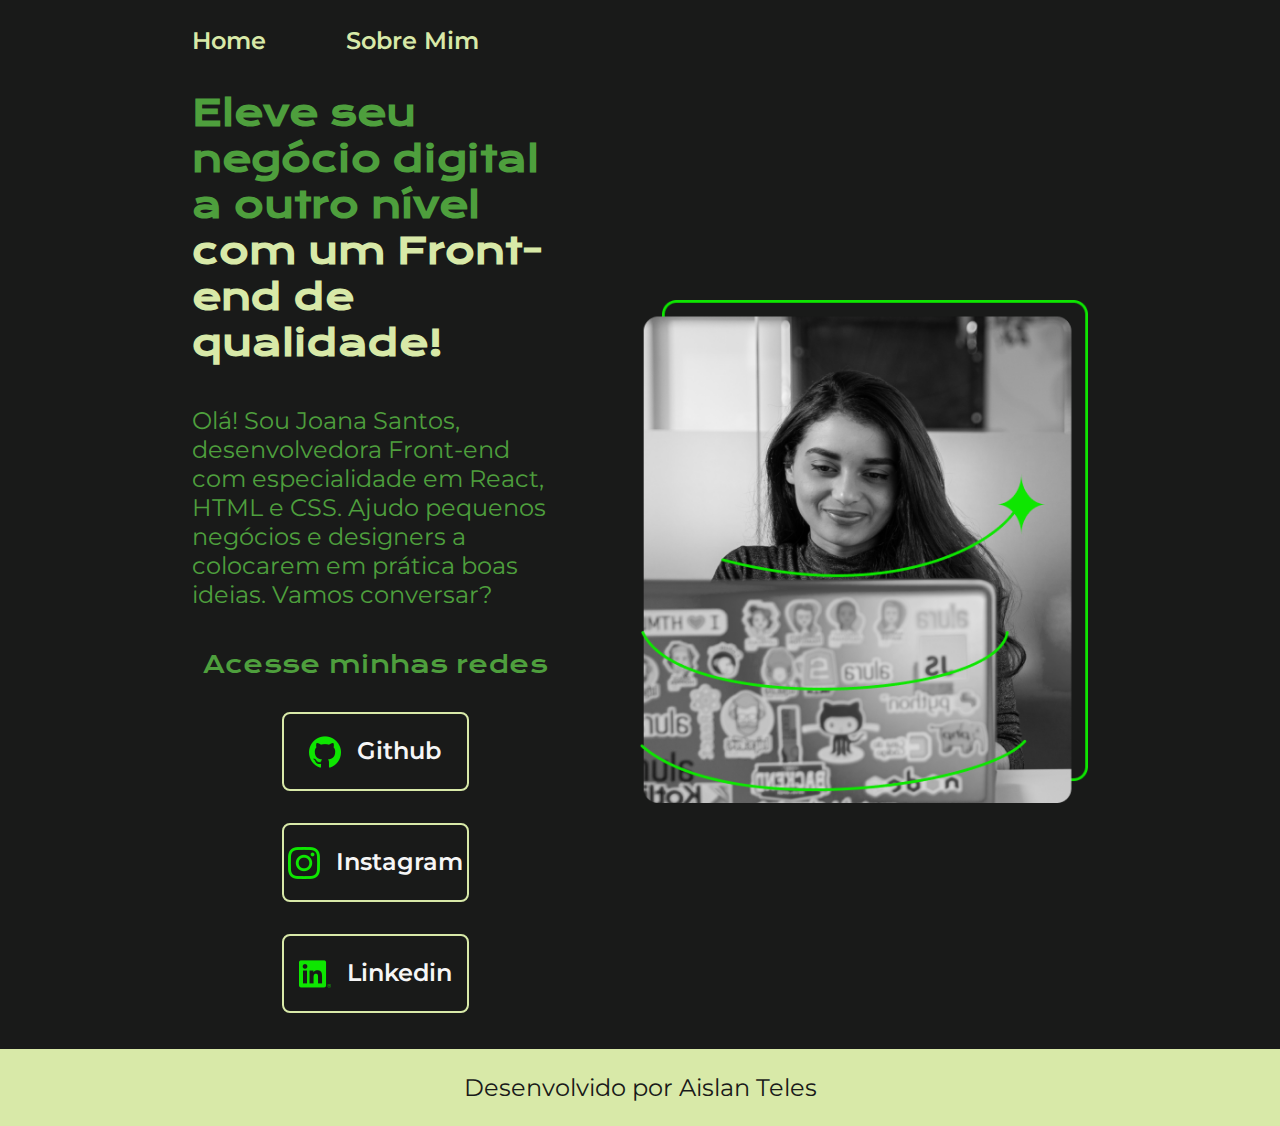
<file: index.html>
<!DOCTYPE html>
<html lang="pt-br">

<head>
    <meta charset="UTF-8">
    <meta http-equiv="X-UA-Compatible" content="IE-edge">
    <meta name="viewport" content="width=device-width, initial-scale=1.0">
    <title>Projeto</title>
    <link rel="stylesheet" type="text/css" href="styles/style.css">
</head>

<body>
    <header class="cabecalho">
        <nav class="cabecalho__menu">
            <a class="cabecalho__menu__link" href="index.html">Home</a>
            <a class="cabecalho__menu__link" href="about.html">Sobre Mim</a>
        </nav>
    </header>
    <main class="apresentacao">
        <section class="apresentacao__conteudo">
            <h1 class="apresentacao__conteudo__titulo">Eleve seu negócio digital a outro nível <strong
                    class="titulo-destaque"> com um Front-end de
                    qualidade!</strong></h1>
            <p class="apresentacao__conteudo__paragrafo">Olá! Sou Joana Santos, desenvolvedora Front-end com
                especialidade em React, HTML e CSS.
                Ajudo pequenos
                negócios e designers a colocarem em prática boas ideias. Vamos conversar?</p>
            <div class="apresentacao__links">
                <h2 class="apresentacao__links__subtitulo">Acesse minhas redes</h2>
                <a class="apresentacao__links__botao" href="https://github.com/">
                    <img class="apresentacao__imagem__link" src="img/github.png" alt="Imagem do ícone do Github">
                    Github
                </a>
                <a class="apresentacao__links__botao" href="https://www.instagram.com/">
                    <img class="apresentacao__imagem__link" src="img/instagram.png" alt="Imagem do ícone do Instagram">
                    Instagram
                </a>
                <a class="apresentacao__links__botao" href="https://br.linkedin.com/">
                    <img class="apresentacao__imagem__link" src="img/linkedin.png" alt="Imagem do ícone do Linkedin">
                    Linkedin
                </a>
            </div>
        </section>
        <img class="apresentacao__imagem" src="img/moça no laptop (verde).png" alt="foto da Joana programando">
    </main>
    <footer class="rodape">
        <p>Desenvolvido por Aislan Teles</p>
    </footer>
</body>

</html>
</file>
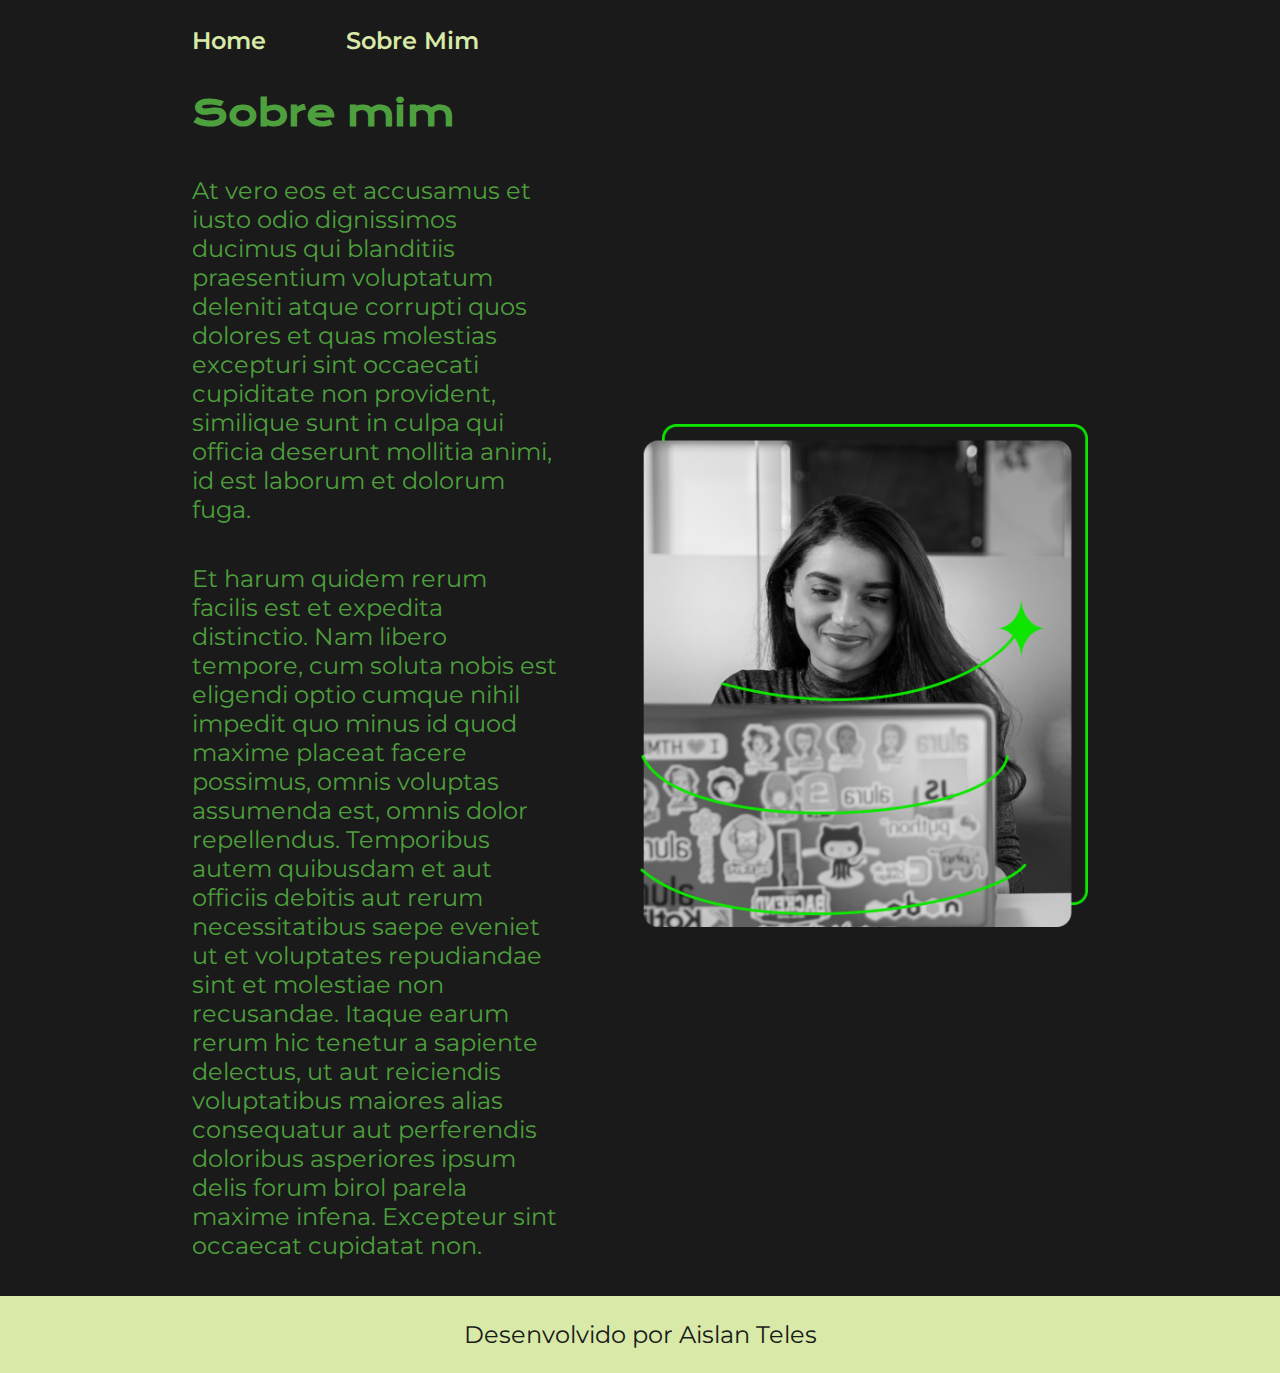
<file: about.html>
<!DOCTYPE html>
<html lang="pt-br">

<head>
    <meta charset="UTF-8">
    <meta name="viewport" content="width=device-width, initial-scale=1.0">
    <title>Sobre mim</title>
    <link rel="stylesheet" type="text/css" href="styles/style.css">
</head>

<body>
    <header class="cabecalho">
        <nav class="cabecalho__menu">
            <a class="cabecalho__menu__link" href="index.html">Home</a>
            <a class="cabecalho__menu__link" href="about.html">Sobre Mim</a>
        </nav>
    </header>
    <main class="apresentacao">
        <section class="apresentacao__conteudo">
            <h1 class="apresentacao__conteudo__titulo">Sobre mim</h1>
            <p class="apresentacao__conteudo__paragrafo">At vero eos et accusamus et iusto odio dignissimos ducimus qui
                blanditiis praesentium voluptatum deleniti
                atque corrupti quos dolores et quas molestias excepturi sint occaecati cupiditate non provident,
                similique sunt in culpa qui officia deserunt mollitia animi, id est laborum et dolorum fuga.</p>
            <p class="apresentacao__conteudo__paragrafo">Et harum quidem rerum facilis est et expedita distinctio. Nam
                libero tempore, cum soluta nobis est
                eligendi optio cumque nihil impedit quo minus id quod maxime placeat facere possimus, omnis voluptas
                assumenda est, omnis dolor repellendus. Temporibus autem quibusdam et aut officiis debitis aut rerum
                necessitatibus saepe eveniet ut et voluptates repudiandae sint et molestiae non recusandae. Itaque earum
                rerum hic tenetur a sapiente delectus, ut aut reiciendis voluptatibus maiores alias consequatur aut
                perferendis doloribus asperiores ipsum delis forum birol parela maxime infena. Excepteur sint occaecat
                cupidatat non.
            </p>
        </section>
        <img class="apresentacao__imagem" src="img/moça no laptop (verde).png" alt="foto da Joana programando">
    </main>
    <footer class="rodape">
        <p>Desenvolvido por Aislan Teles</p>
    </footer>
</body>

</html>
</file>
<file: styles/style.css>
@import url('https://fonts.googleapis.com/css2?family=Krona+One&family=Montserrat:ital,wght@0,100..900;1,100..900&display=swap');

:root {
    --cor-primaria: #191A19;
    --cor-secundaria: #4E9F3D;
    --cor-terciaria: #D8E9A8;
    --cor-hoover: #1E5128;

    --fonte-primaria: "Krona One", sans-serif;
    --fonte-secundaria: "Montserrat", sans-serif;
}

* {
    margin: 0;
    padding: 0;
}

body {
    /*height: 100vh; Para redimensionar a dimensão do body baseado no "viewport" do doc index.html*/
    box-sizing: border-box; /*Garantindo que os elementos não saiam da body*/
    background-color: var(--cor-primaria);
    color: var(--cor-secundaria);
}

.cabecalho {
    padding: 2% 0 0 15%;
}

.cabecalho__menu {
    display: flex;
    gap: 80px;
}

.cabecalho__menu__link {
    font-family: var(--fonte-secundaria);
    font-size: 1.5rem;
    font-weight: 600;
    color: var(--cor-terciaria);
    text-decoration: none;
}

.apresentacao {
    /* margin: 10% 15%; */
    padding: 2.78% 15%;
    display: flex; /*Deixando o conteudo da pagina alinhado numa linha*/
    align-items: center; /*Alinhamento conforme a imagem, pois é o elemento de maior altura*/
    justify-content: space-between;
    gap: 82px;
}

.apresentacao__conteudo {
    width: 50%;
    display: flex;
    flex-direction: column; /*Deixando o conteudo da pagina alinhado numa coluna*/
    gap: 40px; /*Deixando o conteudo dentro dessa classe com um espaçamento entre eles*/
}

.apresentacao__conteudo__titulo {
    font-size: 2.25rem;
    font-family: var(--fonte-primaria);
}

.titulo-destaque {
    color: var(--cor-terciaria);
}

.apresentacao__conteudo__paragrafo {
    font-size: 1.5rem;
    font-family: var(--fonte-secundaria);
    font-weight: 400;
}

.apresentacao__links {
    display: flex;
    flex-direction: column;
    justify-content: space-between;
    align-items: center;
    gap: 32px;
}

.apresentacao__links__subtitulo {
    font-family: var(--fonte-primaria);
    font-weight: 400;
    font-size: 1.5rem;
}

.apresentacao__links__botao {
    /* background-color: #0EE601; */
    display: flex;
    justify-content: center;
    gap: 16px;
    border: 2px solid var(--cor-terciaria);
    width: 50% ;
    text-align: center;
    border-radius: 8px;
    font-size: 1.5rem;
    padding: 21.5px 0;
    text-decoration: none;
    color: #f6f6f6;
    font-family: var(--fonte-secundaria);
    font-weight: 600;
}

.apresentacao__links__botao:hover {
    background-color: var(--cor-hoover);
}

.apresentacao__imagem {
    width: 50%;
}

.rodape {
    padding: 24px;
    color: var(--cor-primaria);
    background-color: var(--cor-terciaria);
    text-align: center;
    font-family: var(--fonte-secundaria);
    font-size: 1.5rem;
    font-weight: 400;
}

@media (max-width: 1200px) {
    
    .cabecalho{
        padding: 10%;
    }

    .cabecalho__menu {
        justify-content: center;
    }
    
    .apresentacao {
        flex-direction: column-reverse;
        padding: 5%;
    }

    .apresentacao__conteudo {
        width: auto; /* ou width: 100% */
    }
}

@media (max-width: 410px) {
    
    .apresentacao__links__botao {
        width: auto;
    }
}
</file>
